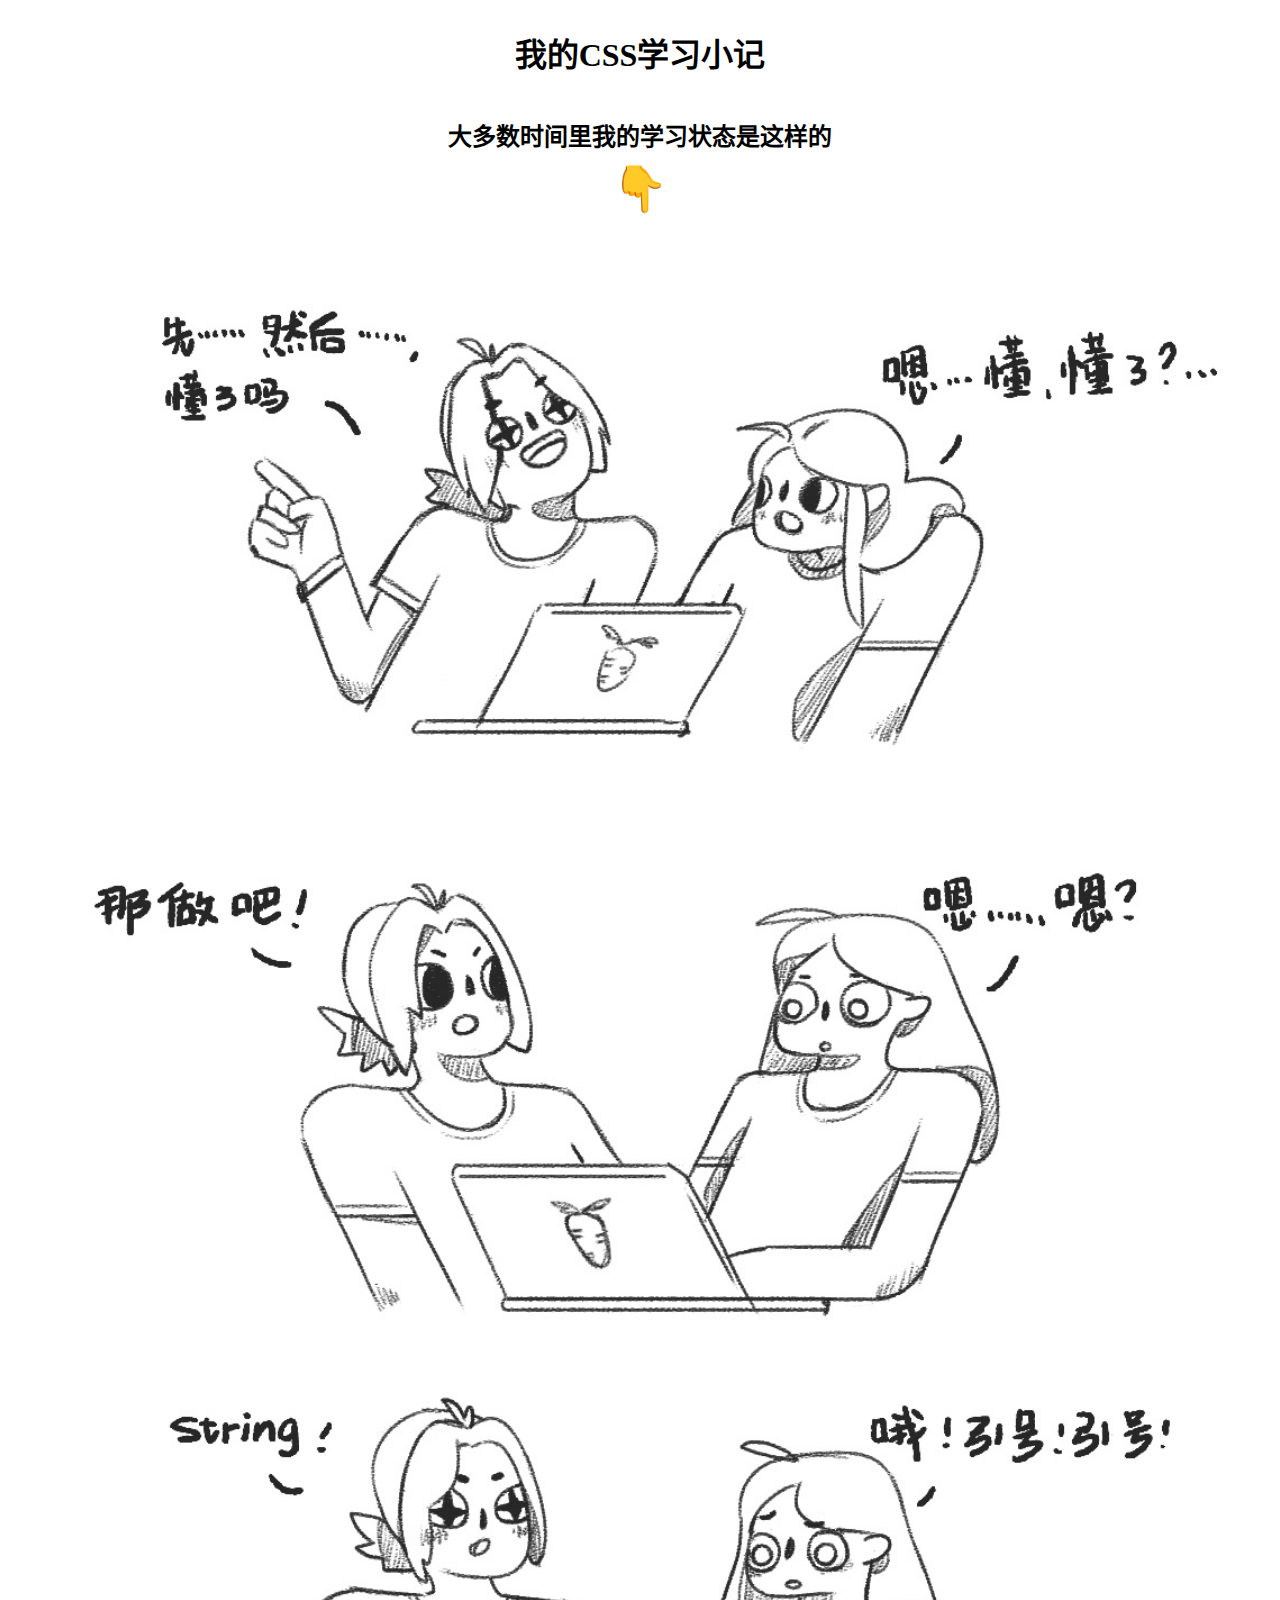
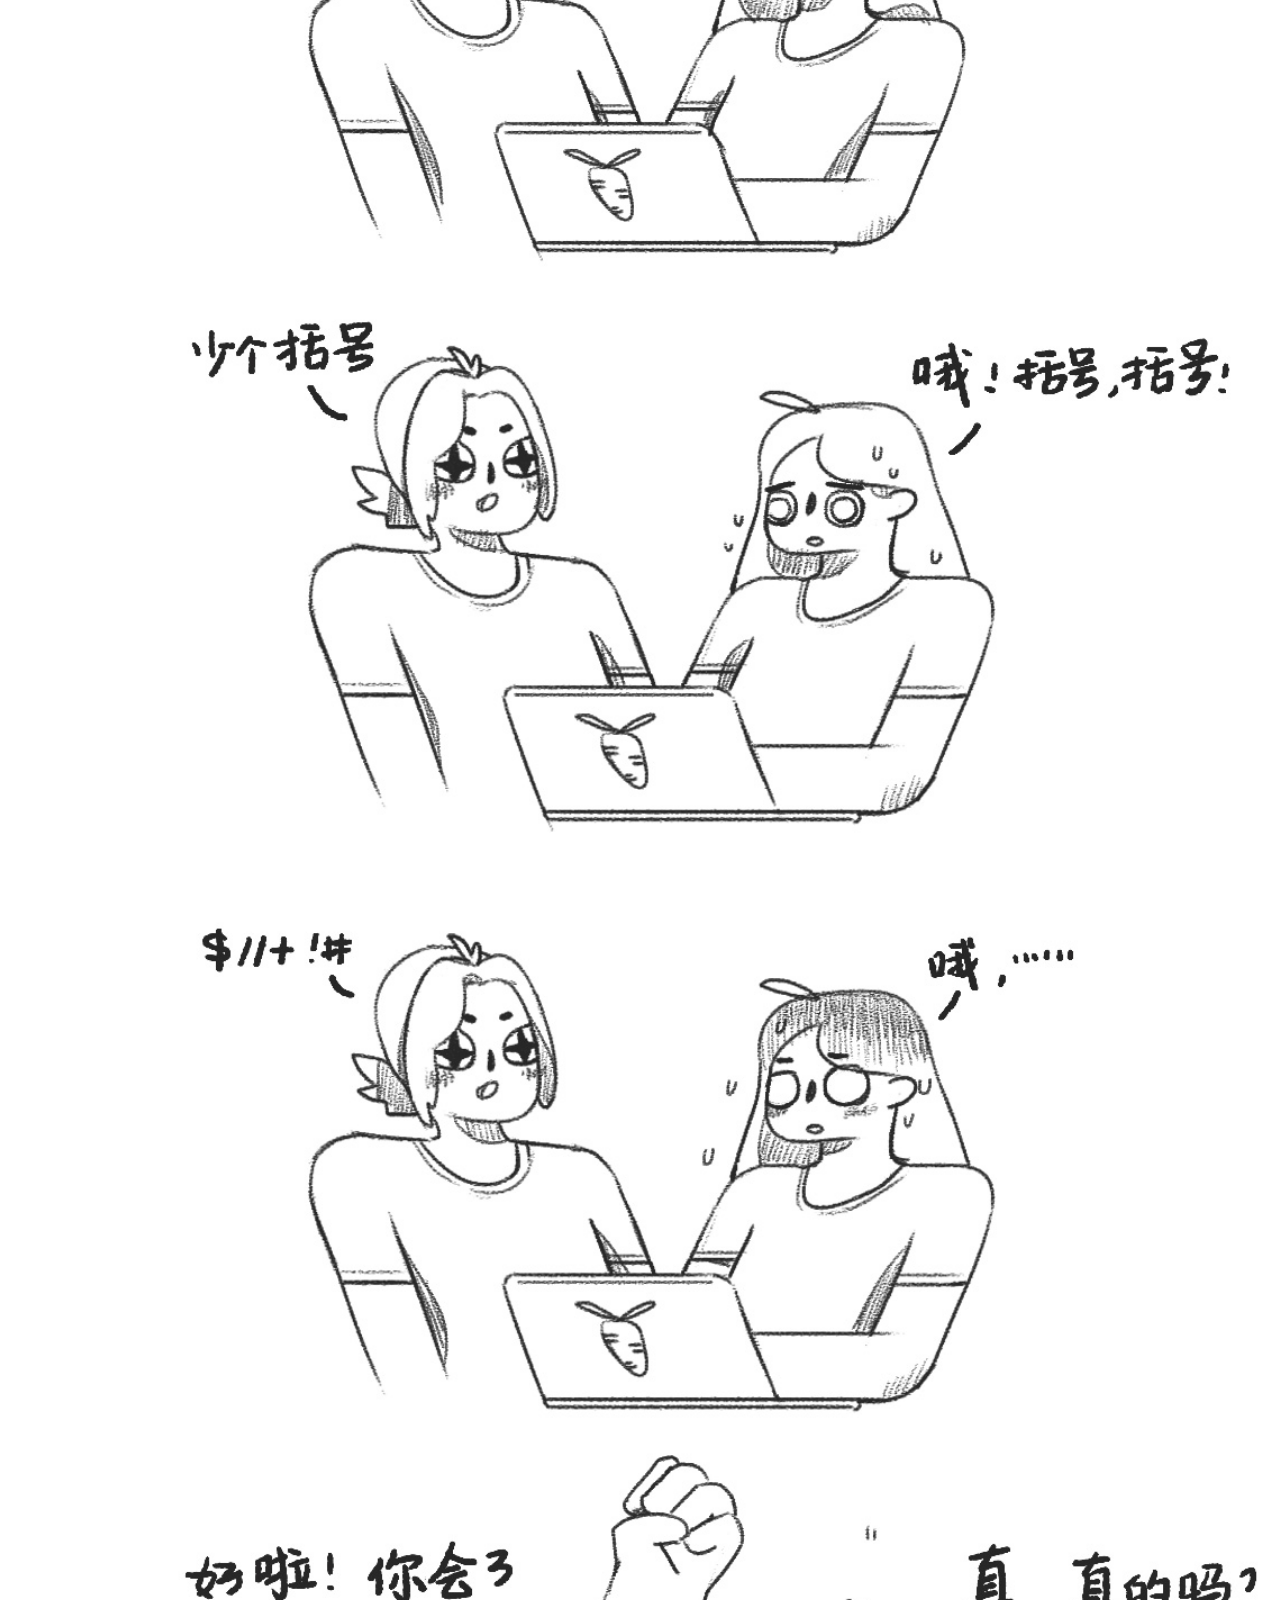
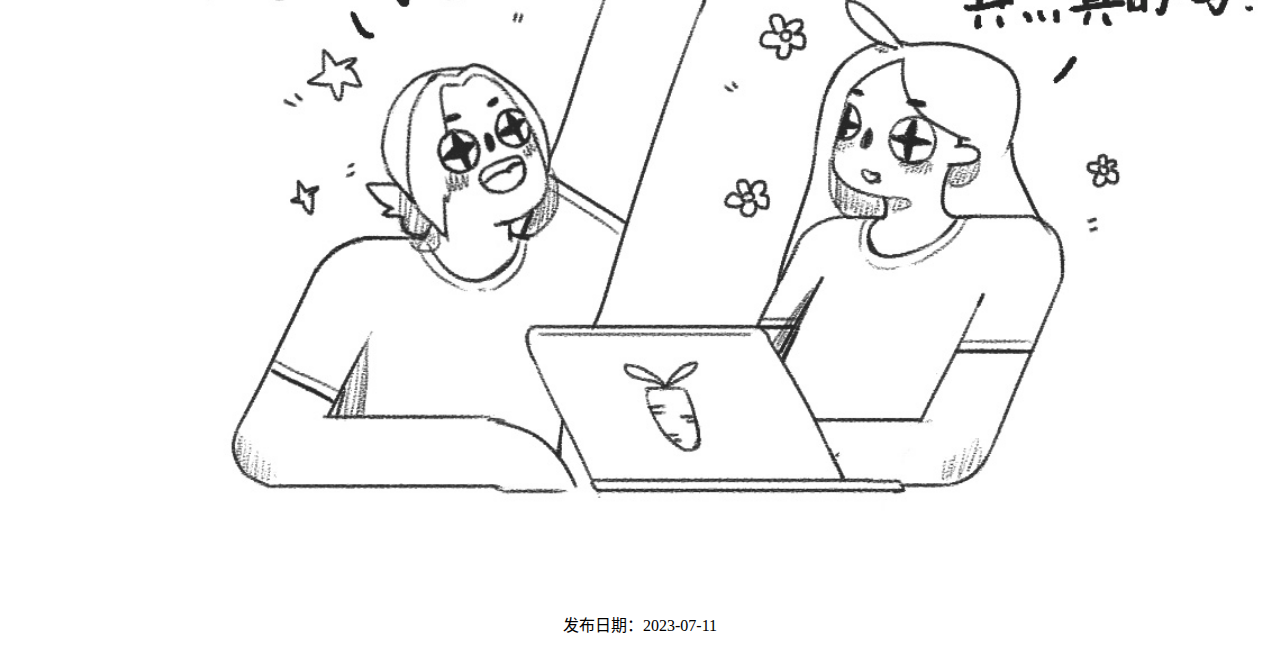
<file: learning/index.html>
<!DOCTYPE html>
<html lang="zh-CN">

<head>
  <meta charset="UTF-8">
  <meta name="viewport" content="width=device-width, initial-scale=1.0">
  <title>mmmm-lan的学习心得1.0</title>
  <link rel="shortcut icon" href="/pokemom.png" type="image/png">
  <!-- 引入外部样式表，如CSS -->
  <link rel="stylesheet" href="style.css">
</head>

<body>
  <!-- 页眉 -->
  <header>
    <!-- <h1>我的CSS学习小记</h1> -->
    <!-- <nav>
      <ul>
        <li><a href="index.html">首页</a></li>
        <li><a href="about.html">关于我</a></li>
        <li><a href="contact.html">联系我</a></li>
      </ul>
    </nav> -->
  </header>

  <!-- 主要内容区 -->
  <main>
    <!-- 博客文章 -->
    <article>
      <h1>我的CSS学习小记</h1>
      <h2 class="introduce">大多数时间里我的学习状态是这样的</h2>
      <p class="emoji">👇</p>
      <div id="learningMeme" class="img-container">
        
      </div>
      <p id="date">
        发布日期：2023-07-11
      </p>
      <!-- <a href="post1.html">阅读全文</a> -->
    </article>
  </main>

  <!-- 页脚 -->
</body>
<script src="script.js"></script>

</html>
</file>
<file: learning/style.css>
article{
    display: flex;
    justify-content: center;
    align-items: center;
    height: 100%;
    flex-direction: column;
    background-color: #ffffff;
}

.emoji{
    font-size:45px;
    margin:-10px;
}
.img-container img{
    width: 100%;
    padding: 10px 0;
}

@media (max-width: 450px) {
  .introduce {
    font-size: 18px;
  }
}
</file>
